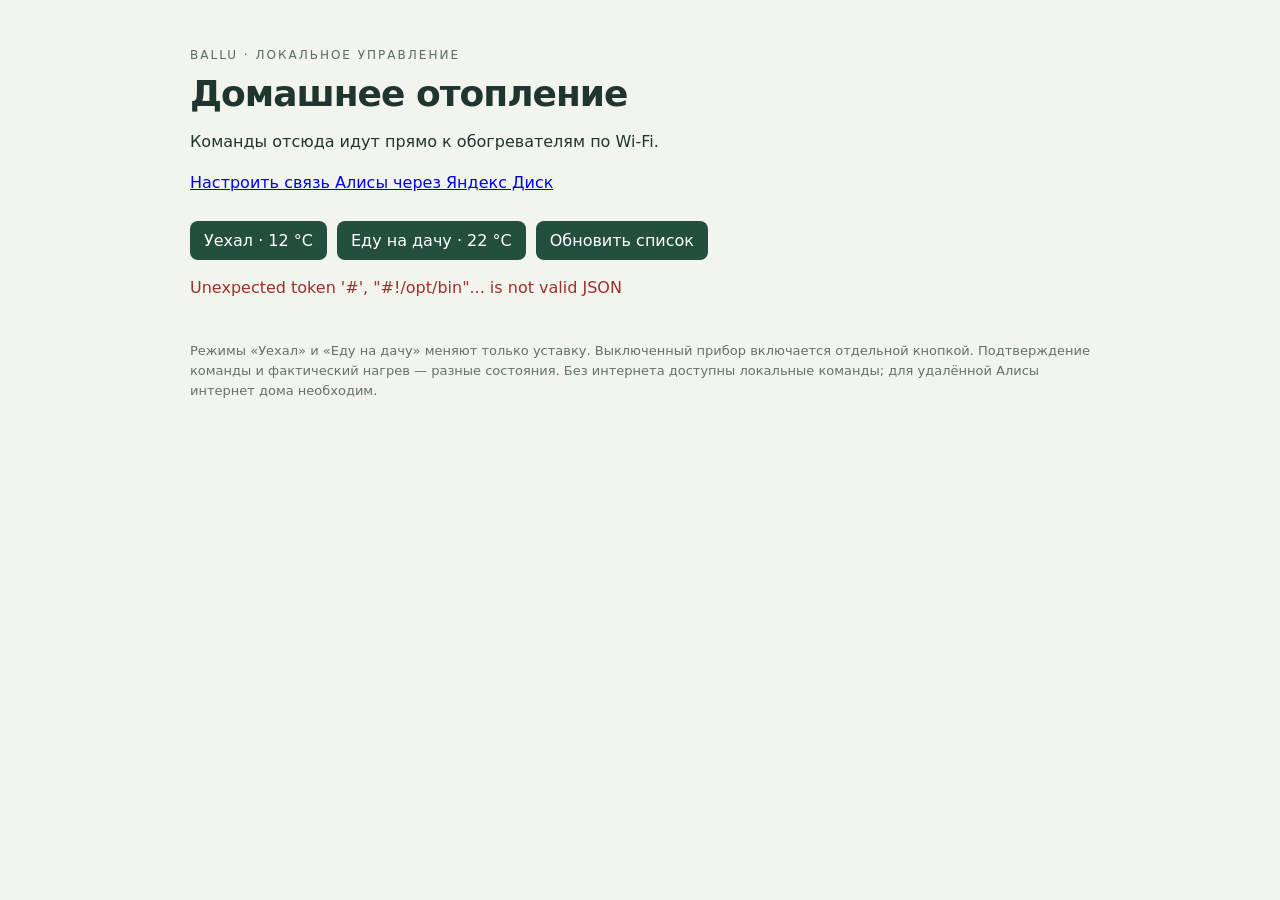
<file: entware/www/index.html>
<!doctype html>
<html lang="ru"><head><meta charset="utf-8"><meta name="viewport" content="width=device-width,initial-scale=1">
<meta http-equiv="Content-Security-Policy" content="default-src 'self'; script-src 'self'; style-src 'self'; connect-src 'self'; object-src 'none'; base-uri 'none'; form-action 'self'">
<title>Домашнее отопление</title><link rel="stylesheet" href="style.css"></head>
<body><main><header><span class="tag">BALLU · ЛОКАЛЬНОЕ УПРАВЛЕНИЕ</span><h1>Домашнее отопление</h1>
<p>Команды отсюда идут прямо к обогревателям по Wi-Fi.</p>
<p><a href="disk.html">Настроить связь Алисы через Яндекс Диск</a></p></header>
<section class="presets"><button id="away">Уехал · 12 °C</button><button id="arrive">Еду на дачу · 22 °C</button><button id="refresh">Обновить список</button></section>
<p id="status" role="status">Подключение…</p><div id="heaters"></div>
<footer>Режимы «Уехал» и «Еду на дачу» меняют только уставку. Выключенный прибор включается отдельной кнопкой. Подтверждение команды и фактический нагрев — разные состояния. Без интернета доступны локальные команды; для удалённой Алисы интернет дома необходим.</footer>
</main><script src="app.js"></script></body></html>
</file>
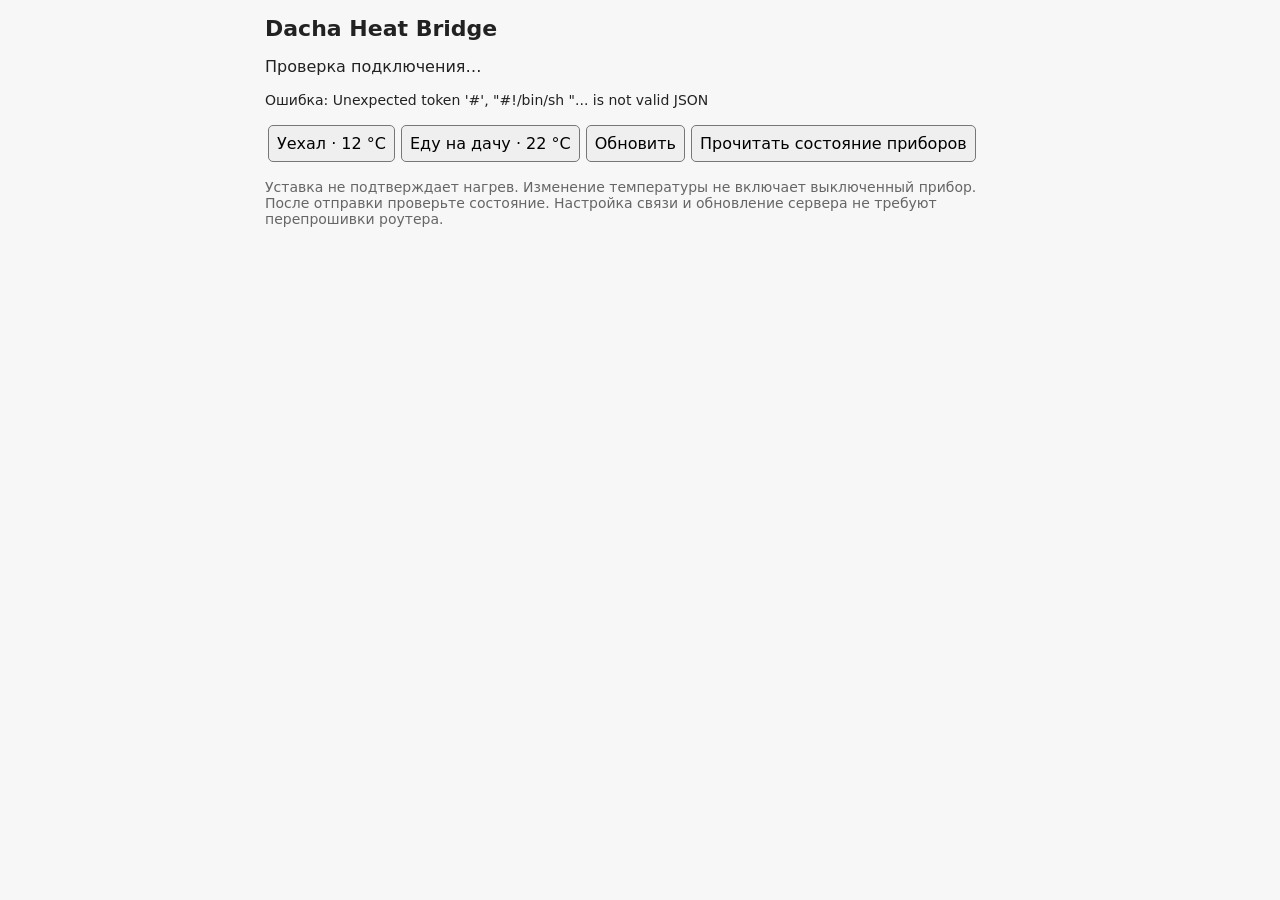
<file: overlay/www/heatbridge/index.html>
<!doctype html>
<html lang="ru"><head><meta charset="utf-8"><meta name="viewport" content="width=device-width,initial-scale=1">
<title>Dacha Heat Bridge · локальный контроллер</title>
<style>
body{font:16px system-ui,Arial,sans-serif;max-width:750px;margin:16px auto;padding:0 12px;background:#f7f7f7;color:#222}
h1{font-size:22px}h2{font-size:17px}article{background:white;border:1px solid #ddd;border-radius:9px;padding:14px;margin:12px 0}
button,input{font:inherit;padding:8px}button{cursor:pointer;margin:3px;border:1px solid #777;border-radius:5px}
input[type=text]{max-width:190px;width:52%;border:1px solid #bbb;border-radius:4px}
input[type=number]{width:70px;border:1px solid #bbb;border-radius:4px}
#status{font-size:14px}.muted{color:#666;font-size:14px}
</style></head><body>
<h1>Dacha Heat Bridge</h1>
<p id="transport">Проверка подключения…</p>
<p id="status">Подключение к локальному серверу…</p>
<div><button id="away">Уехал · 12 °C</button><button id="arrive">Еду на дачу · 22 °C</button><button id="refresh">Обновить</button><button id="probe">Прочитать состояние приборов</button></div>
<div id="heaters"></div>
<p class="muted">Уставка не подтверждает нагрев. Изменение температуры не включает выключенный прибор. После отправки проверьте состояние. Настройка связи и обновление сервера не требуют перепрошивки роутера.</p>
<script>
'use strict';
const area=document.getElementById('heaters'),status=document.getElementById('status');
async function request(data){
 const opts=data?{method:'POST',headers:{'Content-Type':'application/json'},body:JSON.stringify(data)}:{};
 const response=await fetch('cgi-bin/api',opts);if(!response.ok)throw Error('HTTP '+response.status);
 const payload=await response.json();if(!payload.ok)throw Error(payload.error||'Ошибка');
 return payload;
}
function view(data){
 document.getElementById('transport').textContent=data.mode!=='simulation'?'Управление через '+(data.mode==='syncleo'?'локальный Syncleo.':'настроенный MQTT.'):'Режим проверки: команды приборам отключены. Сначала настройте связь.';
 status.textContent=data.heaters.some(h=>h.delivery==='failed')?'Часть команд не отправлена. Смотрите состояние каждого прибора.':data.real_commands_sent?'Команды переданы через настроенное соединение. Нагрев ещё не подтверждён.':'Локальный сервер отвечает.';
 area.replaceChildren();
 data.heaters.forEach(h=>{
  const card=document.createElement('article');
  const title=document.createElement('h2');title.textContent=h.name;card.append(title);
  const name=document.createElement('input');name.type='text';name.maxLength=32;name.value=h.name;name.setAttribute('aria-label','Имя обогревателя');
  const temp=document.createElement('input');temp.type='number';temp.min='5';temp.max='30';temp.step='1';temp.value=h.temp;temp.setAttribute('aria-label','Температура');
  const save=document.createElement('button');save.textContent=data.mode!=='simulation'?'Отправить':'Сохранить для проверки';
  save.onclick=async()=>{
    const n=Number(temp.value);if(!Number.isInteger(n)||n<5||n>30){status.textContent='Допустимы только целые 5–30 °C';return;}
    if(!name.value.trim()||name.value.length>32){status.textContent='Введите название до 32 символов';return;}
    try{status.textContent='Сохраняю…';view(await request({action:'set',id:h.id,name:name.value.trim(),temp:n}));}
    catch(e){status.textContent=e.message;}
  };
  card.append(name,document.createTextNode('  °C '),temp,save);
  const note=document.createElement('p');note.className='muted';note.textContent=h.delivery==='failed'?'Ошибка отправки: проверьте подключение и настройки связи.':h.reported_target!=null?'Свежая уставка от прибора: '+h.reported_target+' °C (не подтверждает нагрев).':h.delivery==='published'?'Опубликовано. Ожидает проверки на приборе.':'Свежих данных от прибора нет.';card.append(note);
  area.append(card);
 });
}
async function refresh(){try{view(await request())}catch(e){status.textContent='Ошибка: '+e.message;}}
for(const [id,preset] of [['away','away'],['arrive','arrive']]){
 document.getElementById(id).onclick=async()=>{try{view(await request({action:'mode',preset}))}catch(e){status.textContent='Ошибка: '+e.message;}};
}
document.getElementById('refresh').onclick=refresh;
document.getElementById('probe').onclick=async()=>{try{status.textContent='Ожидаю свежие данные, до 25 секунд…';view(await request({action:'probe'}))}catch(e){status.textContent=e.message;}};
refresh();
</script></body></html>
</file>
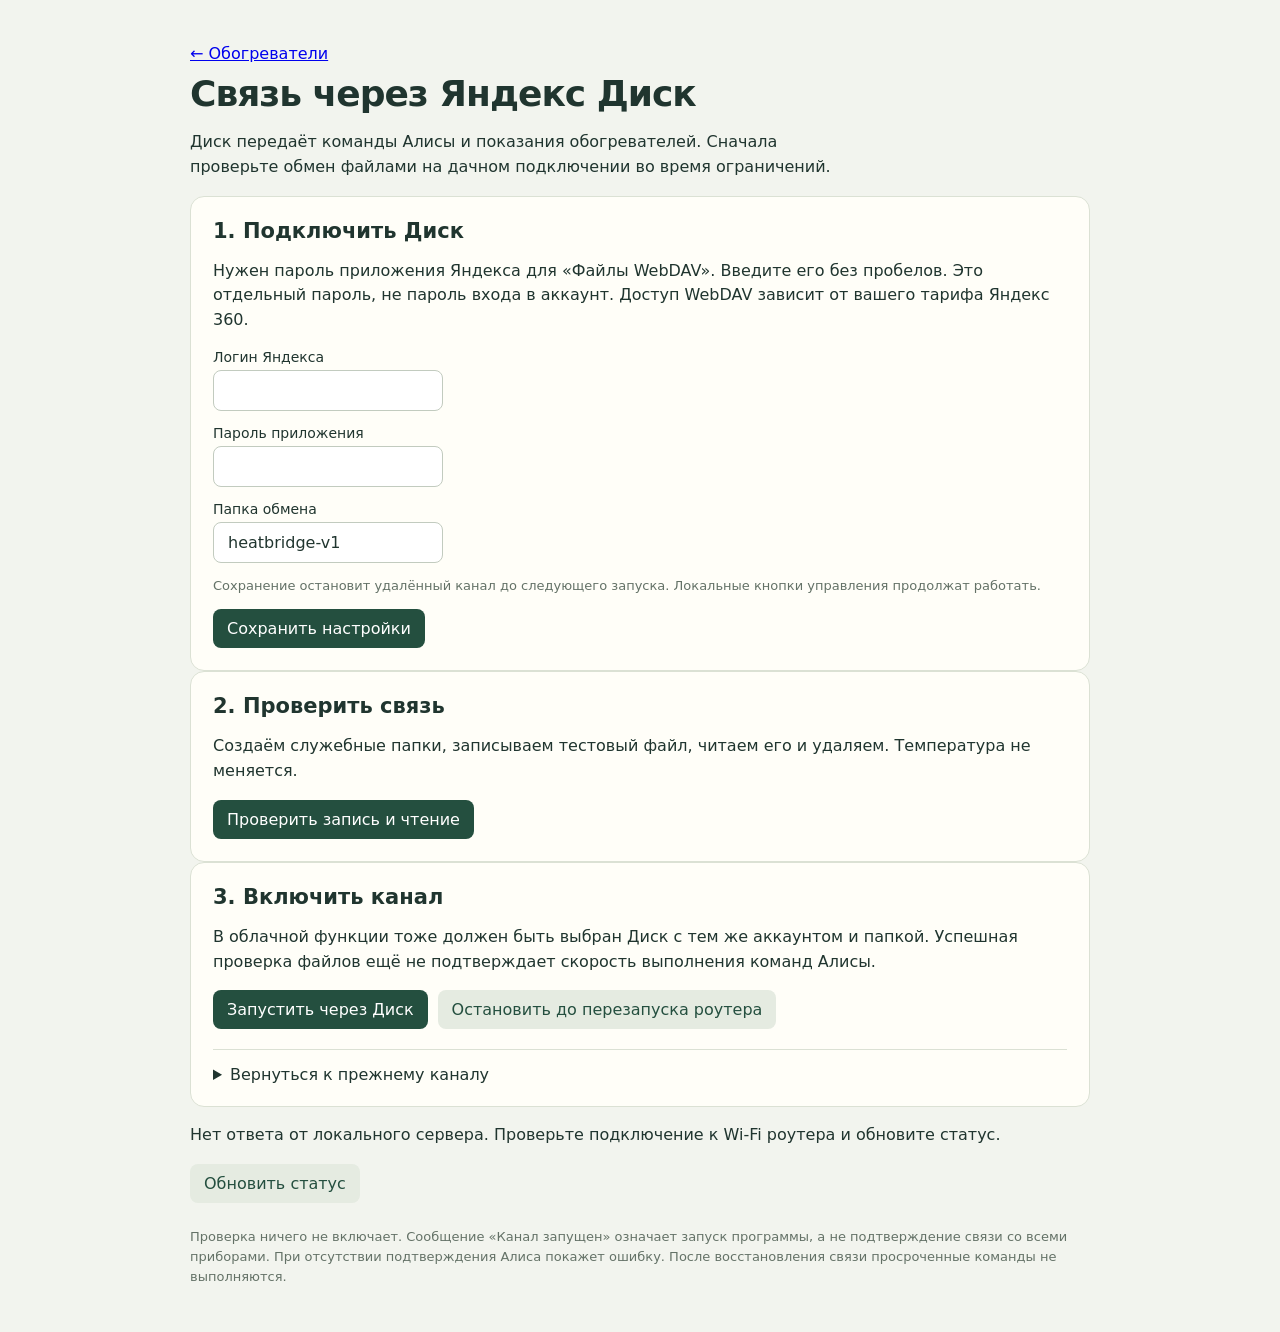
<file: entware/www/disk.html>
<!doctype html>
<html lang="ru"><head><meta charset="utf-8"><meta name="viewport" content="width=device-width,initial-scale=1">
<meta http-equiv="Content-Security-Policy" content="default-src 'self'; script-src 'self'; style-src 'self'; connect-src 'self'; object-src 'none'; base-uri 'none'; form-action 'self'">
<title>Связь через Яндекс Диск</title><link rel="stylesheet" href="style.css"></head>
<body><main><header><a href="index.html">← Обогреватели</a><h1>Связь через Яндекс Диск</h1>
<p>Диск передаёт команды Алисы и показания обогревателей. Сначала проверьте обмен файлами на дачном подключении во время ограничений.</p></header>
<article><h2>1. Подключить Диск</h2>
<p>Нужен пароль приложения Яндекса для «Файлы WebDAV». Введите его без пробелов. Это отдельный пароль, не пароль входа в аккаунт. Доступ WebDAV зависит от вашего тарифа Яндекс 360.</p>
<form id="settings"><label for="login">Логин Яндекса</label><input id="login" autocomplete="username" required maxlength="120">
<label for="password">Пароль приложения</label><input id="password" type="password" autocomplete="new-password" required minlength="16" maxlength="128">
<label for="folder">Папка обмена</label><input id="folder" value="heatbridge-v1" required maxlength="64" pattern="[A-Za-z0-9_-]+">
<p class="small">Сохранение остановит удалённый канал до следующего запуска. Локальные кнопки управления продолжат работать.</p>
<button type="submit">Сохранить настройки</button></form></article>
<article><h2>2. Проверить связь</h2><p>Создаём служебные папки, записываем тестовый файл, читаем его и удаляем. Температура не меняется.</p>
<button id="check">Проверить запись и чтение</button></article>
<article><h2>3. Включить канал</h2><p>В облачной функции тоже должен быть выбран Диск с тем же аккаунтом и папкой. Успешная проверка файлов ещё не подтверждает скорость выполнения команд Алисы.</p>
<div class="controls"><button id="start">Запустить через Диск</button><button id="stop" class="secondary">Остановить до перезапуска роутера</button></div>
<details><summary>Вернуться к прежнему каналу</summary><p>Перед возвратом выберите прежний канал и в облачной функции.</p><button id="use_cloud" class="secondary">Включить прежнюю очередь</button></details></article>
<p id="notice" role="status" aria-live="polite"></p><p id="connection"></p><button id="refresh" class="secondary">Обновить статус</button>
<footer>Проверка ничего не включает. Сообщение «Канал запущен» означает запуск программы, а не подтверждение связи со всеми приборами. При отсутствии подтверждения Алиса покажет ошибку. После восстановления связи просроченные команды не выполняются.</footer>
</main><script src="disk.js"></script></body></html>
</file>
<file: entware/www/style.css>
:root{font-family:system-ui,Arial,sans-serif;color:#20352f;background:#f2f4ee}*{box-sizing:border-box}main{max-width:940px;margin:0 auto;padding:36px 20px}header{max-width:650px}h1{font-size:36px;letter-spacing:-1px;margin:10px 0}.tag{font-size:12px;letter-spacing:2px;color:#596d60}p,footer{line-height:1.55}button,input{font:inherit;border-radius:8px;padding:10px 14px}button{background:#244f3f;color:white;border:0;cursor:pointer}button:disabled{opacity:.45;cursor:default}input{border:1px solid #c2cbbf;background:#fff;color:#20352f;max-width:100%}.presets,.controls{display:flex;gap:10px;flex-wrap:wrap}.presets{margin:25px 0 16px}#status{min-height:25px}#heaters{display:grid;grid-template-columns:repeat(auto-fit,minmax(290px,1fr));gap:16px}article{background:#fffef8;border:1px solid #dbe1d4;border-radius:14px;padding:22px}h2{font-size:21px;margin:0 0 14px}.state{min-height:48px;color:#5d6e63}.controls{align-items:center;margin:14px 0}input[type=number]{width:90px}.secondary{background:#e5ebe1;color:#244f3f}details{border-top:1px solid #dbe1d4;padding-top:15px;margin-top:20px}summary{cursor:pointer}label{display:block;font-size:14px;margin:14px 0 5px}details input{width:100%}details button{margin-top:12px}.small,footer{font-size:13px;color:#647267}footer{margin-top:24px}.error{color:#9d302c}
</file>
